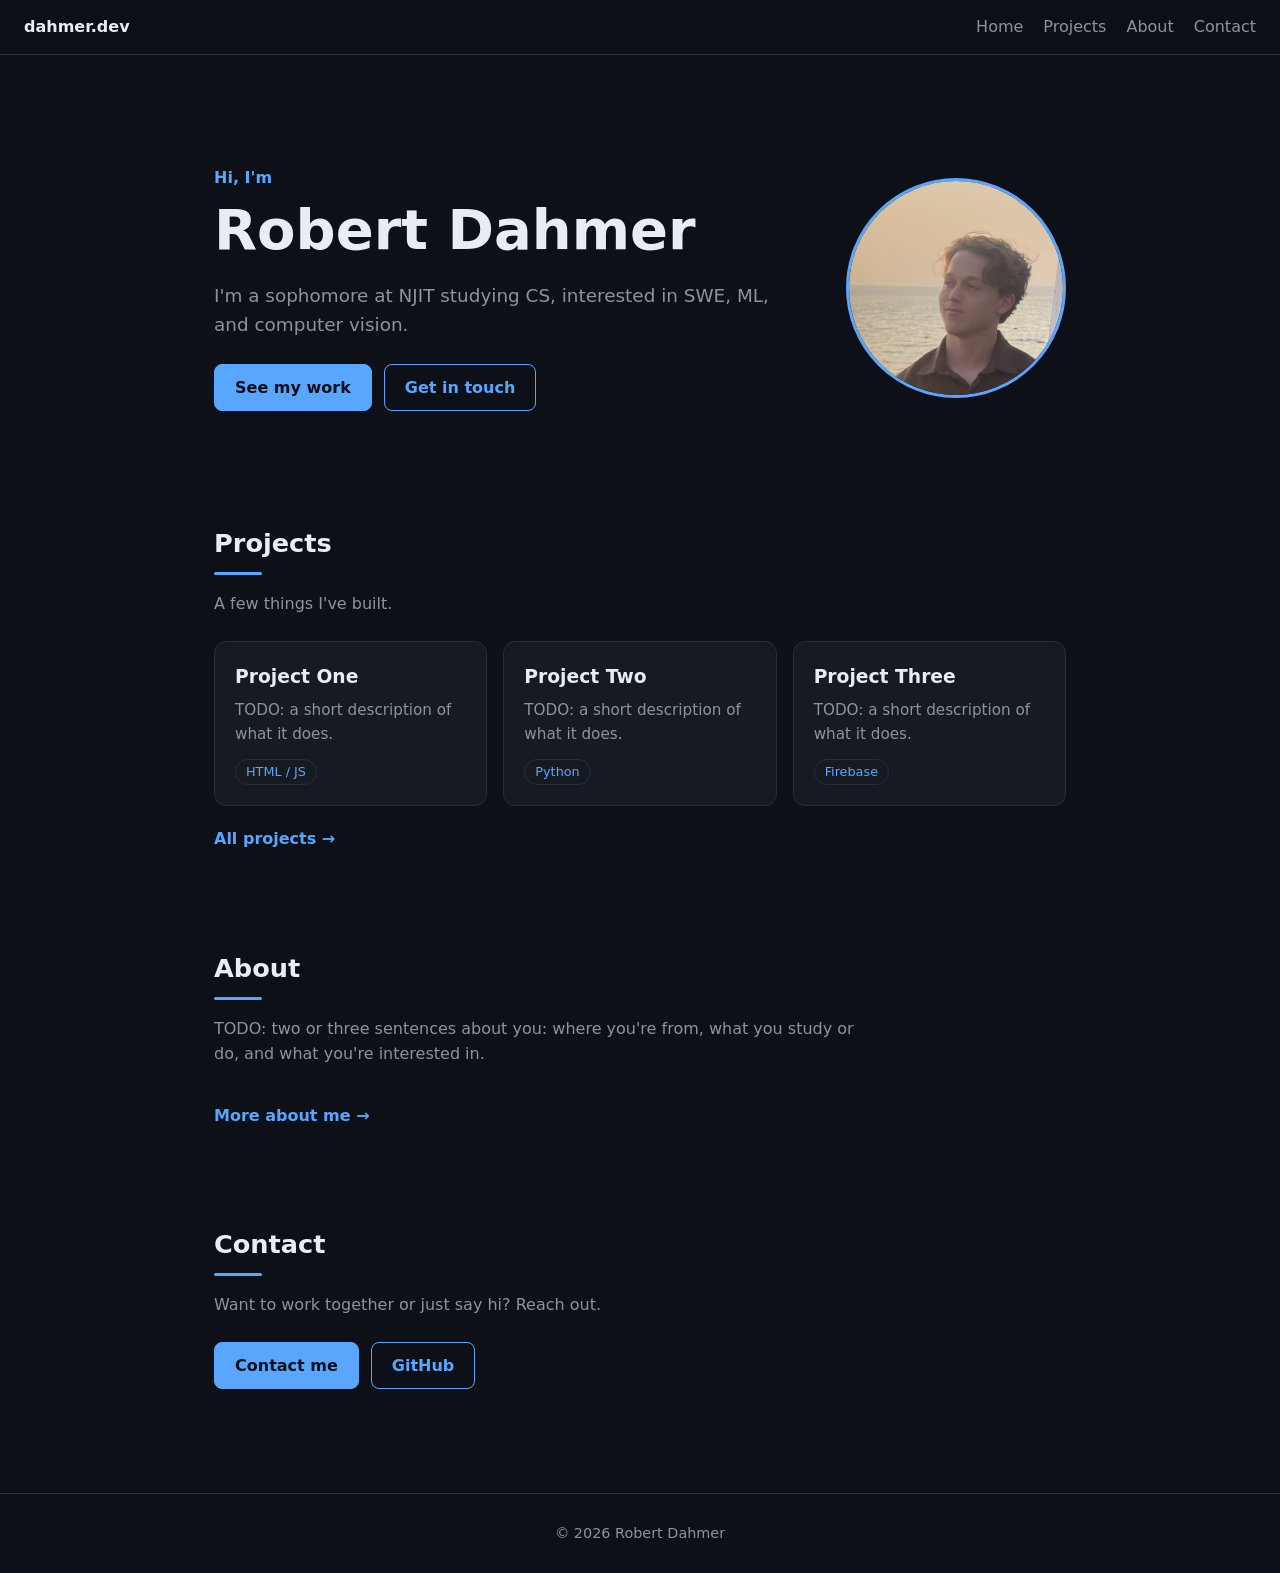
<file: index.html>
<!DOCTYPE html>
<html lang="en">
<head>
  <meta charset="UTF-8">
  <meta name="viewport" content="width=device-width, initial-scale=1">
  <title>Robert Dahmer</title>
  <meta name="description" content="Personal website of Robert Dahmer">
  <link rel="stylesheet" href="style.css">
</head>
<body>

  <nav>
    <a class="logo" href="#home">dahmer.dev</a>
    <ul>
      <li><a href="#home">Home</a></li>
      <li><a href="#projects">Projects</a></li>
      <li><a href="#about">About</a></li>
      <li><a href="#contact">Contact</a></li>
    </ul>
  </nav>

  <main>

    <!-- HOME -->
    <section id="home" class="hero">
      <div class="hero-text">
        <p class="hi">Hi, I'm</p>
        <h1>Robert Dahmer</h1>
        <p class="tagline">I'm a sophomore at NJIT studying CS, interested in SWE, ML, and computer vision.</p>
        <div class="buttons">
          <a class="btn primary" href="#projects">See my work</a>
          <a class="btn" href="#contact">Get in touch</a>
        </div>
      </div>
      <img class="portrait" src="images/me.jpeg" alt="Photo of Robert Dahmer">
    </section>

    <!-- PROJECTS (summary) -->
    <section id="projects">
      <h2>Projects</h2>
      <p>A few things I've built.</p>
      <div class="grid">
        <div class="card">
          <h3>Project One</h3>
          <p>TODO: a short description of what it does.</p>
          <span class="tag">HTML / JS</span>
        </div>
        <div class="card">
          <h3>Project Two</h3>
          <p>TODO: a short description of what it does.</p>
          <span class="tag">Python</span>
        </div>
        <div class="card">
          <h3>Project Three</h3>
          <p>TODO: a short description of what it does.</p>
          <span class="tag">Firebase</span>
        </div>
      </div>
      <a class="more" href="projects.html">All projects &rarr;</a>
    </section>

    <!-- ABOUT (summary) -->
    <section id="about">
      <h2>About</h2>
      <p>TODO: two or three sentences about you: where you're from, what you study or do, and what you're interested in.</p>
      <a class="more" href="about.html">More about me &rarr;</a>
    </section>

    <!-- CONTACT (summary) -->
    <section id="contact">
      <h2>Contact</h2>
      <p>Want to work together or just say hi? Reach out.</p>
      <div class="buttons">
        <a class="btn primary" href="contact.html">Contact me</a>
        <a class="btn" href="https://github.com/Dahmernator">GitHub</a>
      </div>
    </section>

  </main>

  <footer>&copy; 2026 Robert Dahmer</footer>

</body>
</html>
</file>
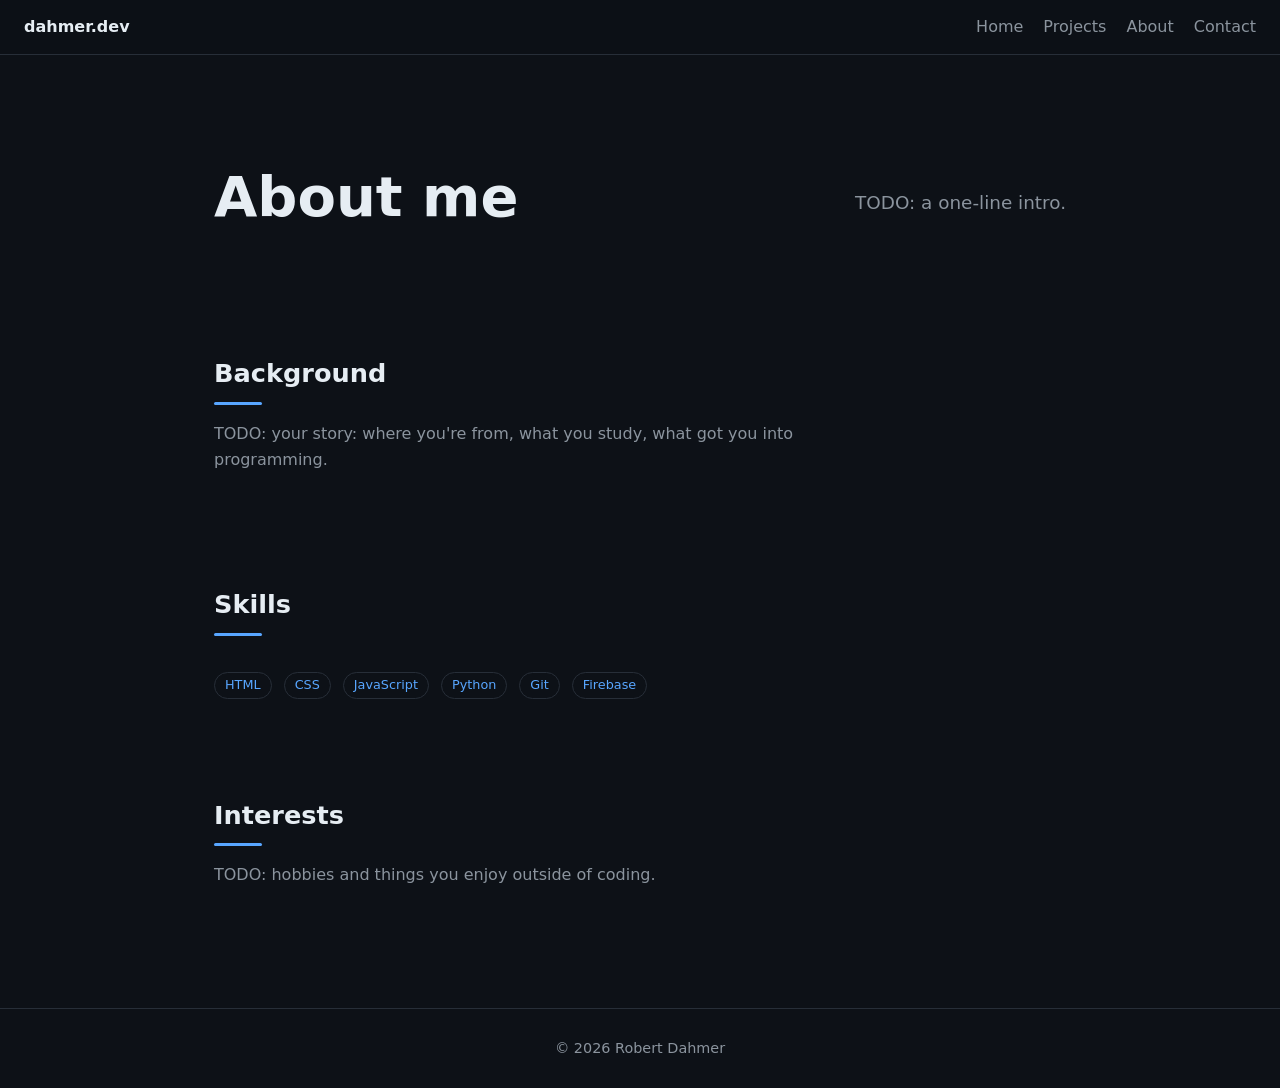
<file: about.html>
<!DOCTYPE html>
<html lang="en">
<head>
  <meta charset="UTF-8">
  <meta name="viewport" content="width=device-width, initial-scale=1">
  <title>About | Robert Dahmer</title>
  <link rel="stylesheet" href="style.css">
</head>
<body>

  <nav>
    <a class="logo" href="index.html">dahmer.dev</a>
    <ul>
      <li><a href="index.html#home">Home</a></li>
      <li><a href="projects.html">Projects</a></li>
      <li><a href="about.html">About</a></li>
      <li><a href="contact.html">Contact</a></li>
    </ul>
  </nav>

  <main>

    <section class="hero">
      <h1>About me</h1>
      <p class="tagline">TODO: a one-line intro.</p>
    </section>

    <section>
      <h2>Background</h2>
      <p>TODO: your story: where you're from, what you study, what got you into programming.</p>
    </section>

    <section>
      <h2>Skills</h2>
      <div class="buttons">
        <span class="tag">HTML</span>
        <span class="tag">CSS</span>
        <span class="tag">JavaScript</span>
        <span class="tag">Python</span>
        <span class="tag">Git</span>
        <span class="tag">Firebase</span>
      </div>
    </section>

    <section>
      <h2>Interests</h2>
      <p>TODO: hobbies and things you enjoy outside of coding.</p>
    </section>

  </main>

  <footer>&copy; 2026 Robert Dahmer</footer>

</body>
</html>
</file>
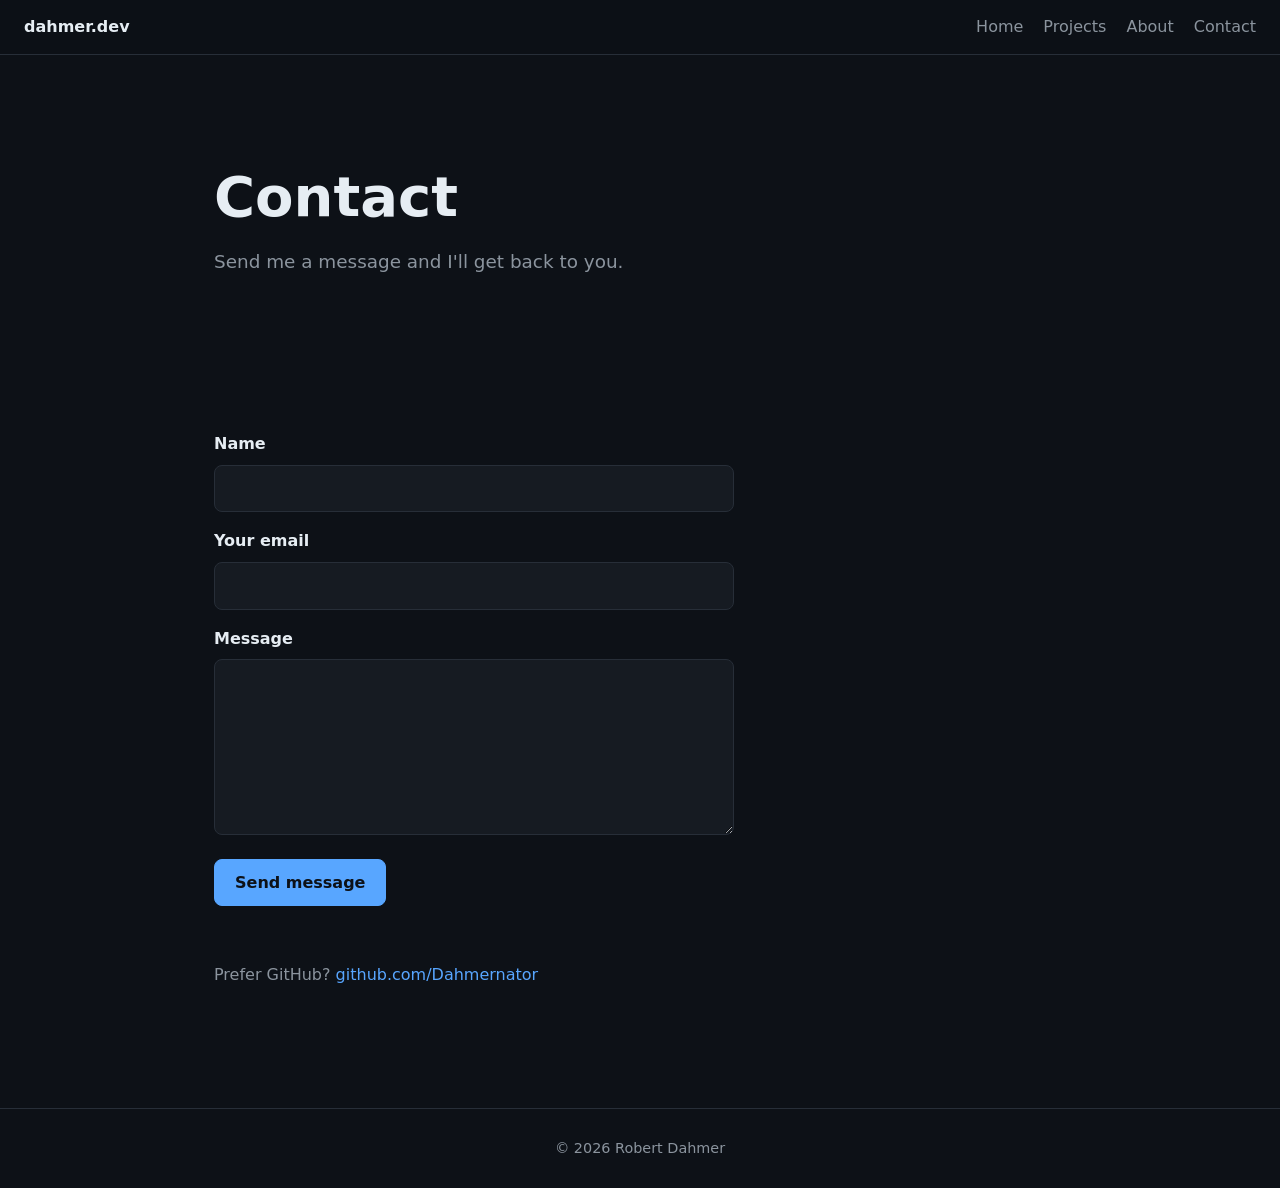
<file: contact.html>
<!DOCTYPE html>
<html lang="en">
<head>
  <meta charset="UTF-8">
  <meta name="viewport" content="width=device-width, initial-scale=1">
  <title>Contact | Robert Dahmer</title>
  <link rel="stylesheet" href="style.css">
</head>
<body>

  <nav>
    <a class="logo" href="index.html">dahmer.dev</a>
    <ul>
      <li><a href="index.html#home">Home</a></li>
      <li><a href="projects.html">Projects</a></li>
      <li><a href="about.html">About</a></li>
      <li><a href="contact.html">Contact</a></li>
    </ul>
  </nav>

  <main>

    <section class="hero">
      <div class="hero-text">
        <h1>Contact</h1>
        <p class="tagline">Send me a message and I'll get back to you.</p>
      </div>
    </section>

    <section>
      <form id="contact-form" class="form">
        <!-- Get a free access key at https://web3forms.com and paste it below -->
        <input type="hidden" name="access_key" value="f7e74358-6644-4cbc-9fe8-b3f789991345">
        <input type="hidden" name="subject" value="New message from dahmer.dev">
        <!-- Spam trap: real visitors never see or fill this in -->
        <input type="checkbox" name="botcheck" class="hp" tabindex="-1" autocomplete="off">

        <label for="name">Name</label>
        <input id="name" name="name" type="text" required>

        <label for="email">Your email</label>
        <input id="email" name="email" type="email" required>

        <label for="message">Message</label>
        <textarea id="message" name="message" rows="6" required></textarea>

        <button class="btn primary" type="submit">Send message</button>
        <p id="form-status" role="status"></p>
      </form>

      <p>Prefer GitHub? <a href="https://github.com/Dahmernator">github.com/Dahmernator</a></p>
    </section>

  </main>

  <footer>&copy; 2026 Robert Dahmer</footer>

  <script>
    const form = document.getElementById("contact-form");
    const status = document.getElementById("form-status");

    form.addEventListener("submit", async (e) => {
      e.preventDefault();

      if (form.access_key.value.startsWith("YOUR_ACCESS_KEY")) {
        status.textContent = "The form isn't set up yet (missing access key).";
        status.className = "error";
        return;
      }

      status.textContent = "Sending...";
      status.className = "";

      try {
        const res = await fetch("https://api.web3forms.com/submit", {
          method: "POST",
          headers: { "Accept": "application/json" },
          body: new FormData(form)
        });
        const data = await res.json();
        if (res.ok && data.success) {
          status.textContent = "Thanks! Your message was sent.";
          status.className = "ok";
          form.reset();
        } else {
          status.textContent = "Something went wrong. Please try again later.";
          status.className = "error";
        }
      } catch (err) {
        status.textContent = "Network error. Please try again later.";
        status.className = "error";
      }
    });
  </script>

</body>
</html>
</file>
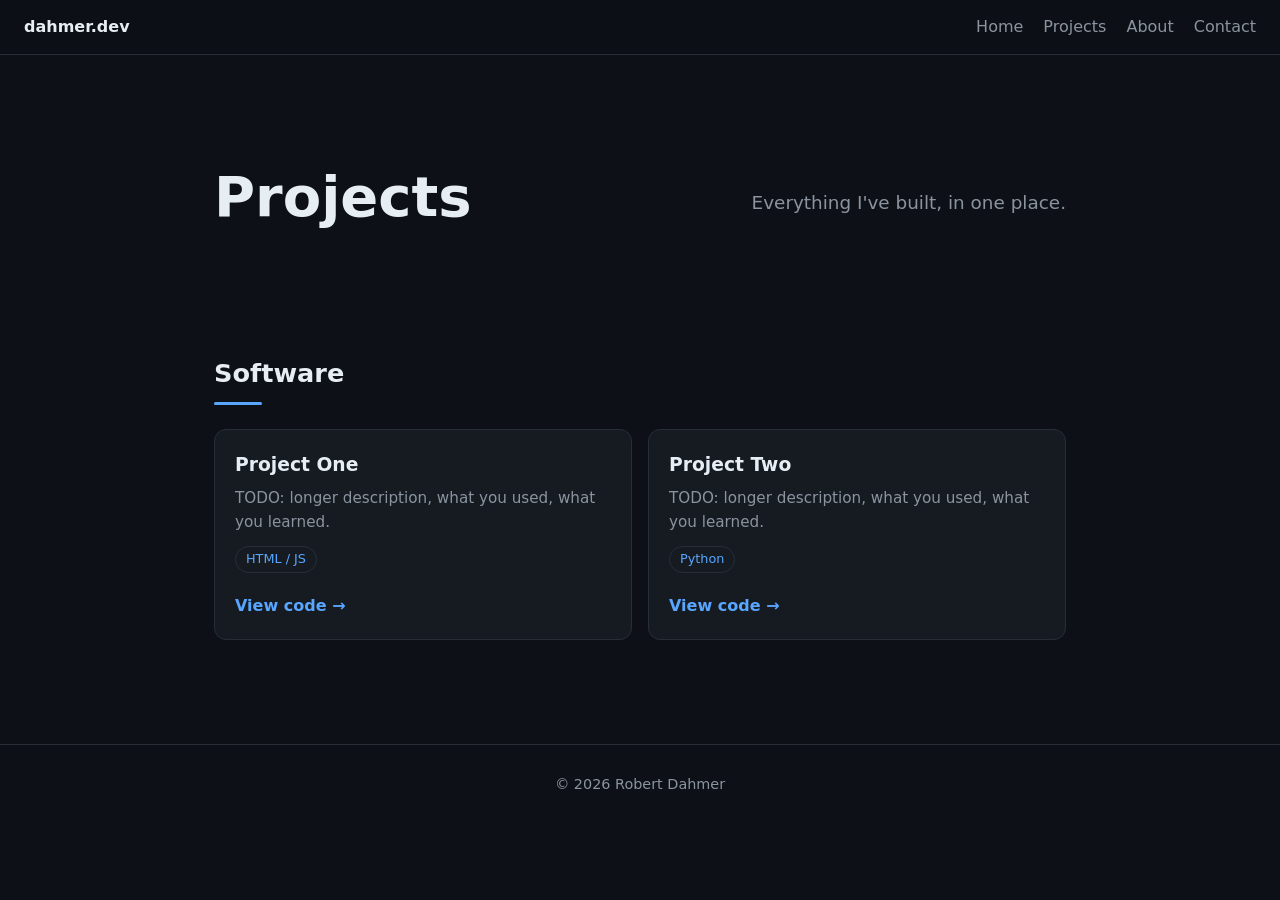
<file: projects.html>
<!DOCTYPE html>
<html lang="en">
<head>
  <meta charset="UTF-8">
  <meta name="viewport" content="width=device-width, initial-scale=1">
  <title>Projects | Robert Dahmer</title>
  <link rel="stylesheet" href="style.css">
</head>
<body>

  <nav>
    <a class="logo" href="index.html">dahmer.dev</a>
    <ul>
      <li><a href="index.html#home">Home</a></li>
      <li><a href="projects.html">Projects</a></li>
      <li><a href="about.html">About</a></li>
      <li><a href="contact.html">Contact</a></li>
    </ul>
  </nav>

  <main>

    <section class="hero">
      <h1>Projects</h1>
      <p class="tagline">Everything I've built, in one place.</p>
    </section>

    <section id="software">
      <h2>Software</h2>
      <div class="grid">
        <div class="card">
          <h3>Project One</h3>
          <p>TODO: longer description, what you used, what you learned.</p>
          <span class="tag">HTML / JS</span><br>
          <a class="more" href="https://github.com/Dahmernator">View code &rarr;</a>
        </div>
        <div class="card">
          <h3>Project Two</h3>
          <p>TODO: longer description, what you used, what you learned.</p>
          <span class="tag">Python</span><br>
          <a class="more" href="https://github.com/Dahmernator">View code &rarr;</a>
        </div>
      </div>
    </section>

  </main>

  <footer>&copy; 2026 Robert Dahmer</footer>

</body>
</html>
</file>
<file: style.css>
/* ---------- Colors: change these to restyle the whole site ---------- */
:root {
  --bg: #0d1117;
  --bg-card: #161b22;
  --border: #272e38;
  --text: #e6edf3;
  --muted: #8b949e;
  --accent: #58a6ff;
}

* { box-sizing: border-box; }

html { scroll-behavior: smooth; }

body {
  margin: 0;
  background: var(--bg);
  color: var(--text);
  font-family: system-ui, -apple-system, "Segoe UI", Roboto, sans-serif;
  line-height: 1.6;
}

a { color: var(--accent); text-decoration: none; }
a:hover { text-decoration: underline; }

/* ---------- Navigation ---------- */
nav {
  position: sticky;
  top: 0;
  z-index: 10;
  display: flex;
  justify-content: space-between;
  align-items: center;
  padding: 14px 24px;
  background: rgba(13, 17, 23, 0.9);
  backdrop-filter: blur(8px);
  border-bottom: 1px solid var(--border);
}
nav .logo { font-weight: 700; color: var(--text); }
nav ul { display: flex; gap: 20px; list-style: none; margin: 0; padding: 0; }
nav ul a { color: var(--muted); }
nav ul a:hover { color: var(--text); text-decoration: none; }

/* ---------- Layout ---------- */
main { max-width: 900px; margin: 0 auto; padding: 0 24px; }
section { padding: 72px 0 24px; scroll-margin-top: 40px; }
h1 { font-size: clamp(2.2rem, 6vw, 3.5rem); margin: 0 0 12px; line-height: 1.15; }
h2 { font-size: 1.6rem; margin: 0 0 8px; }
h2::after {
  content: "";
  display: block;
  width: 48px;
  height: 3px;
  margin-top: 8px;
  background: var(--accent);
  border-radius: 2px;
}
p { color: var(--muted); max-width: 65ch; }

/* ---------- Hero ---------- */
.hero { padding-top: 110px; padding-bottom: 40px; }
.hero .hi { color: var(--accent); font-weight: 600; margin: 0 0 8px; }
.hero .tagline { font-size: 1.15rem; }

/* Hero with photo: text on the left, portrait on the right */
.hero { display: flex; align-items: center; justify-content: space-between; gap: 40px; }
.portrait {
  width: 220px;
  height: 220px;
  object-fit: cover;      /* crops the photo to a square without stretching it */
  border-radius: 50%;
  border: 3px solid var(--accent);
  flex-shrink: 0;
}
@media (max-width: 700px) {
  .hero { flex-direction: column-reverse; align-items: flex-start; }
  .portrait { width: 160px; height: 160px; }
}

.buttons { display: flex; gap: 12px; flex-wrap: wrap; margin-top: 24px; }
.btn {
  display: inline-block;
  padding: 10px 20px;
  border-radius: 8px;
  border: 1px solid var(--accent);
  font-weight: 600;
}
.btn.primary { background: var(--accent); color: #0d1117; }
.btn:hover { text-decoration: none; opacity: 0.85; }

/* ---------- Cards ---------- */
.grid {
  display: grid;
  grid-template-columns: repeat(auto-fit, minmax(240px, 1fr));
  gap: 16px;
  margin-top: 24px;
}
.card {
  background: var(--bg-card);
  border: 1px solid var(--border);
  border-radius: 12px;
  padding: 20px;
  transition: transform 0.15s, border-color 0.15s;
}
.card:hover { transform: translateY(-3px); border-color: var(--accent); }
.card h3 { margin: 0 0 6px; }
.card p { margin: 0; font-size: 0.95rem; }
.tag {
  display: inline-block;
  margin-top: 12px;
  padding: 2px 10px;
  font-size: 0.8rem;
  color: var(--accent);
  border: 1px solid var(--border);
  border-radius: 999px;
}

.more { display: inline-block; margin-top: 20px; font-weight: 600; }

/* ---------- Contact form ---------- */
.form { display: flex; flex-direction: column; gap: 8px; max-width: 520px; margin-top: 16px; }
.form label { font-weight: 600; margin-top: 8px; }
.form input[type="text"],
.form input[type="email"],
.form textarea {
  width: 100%;
  padding: 10px 12px;
  background: var(--bg-card);
  color: var(--text);
  border: 1px solid var(--border);
  border-radius: 8px;
  font: inherit;
}
.form input:focus,
.form textarea:focus { outline: none; border-color: var(--accent); }
.form button { margin-top: 16px; align-self: flex-start; cursor: pointer; font: inherit; font-weight: 600; }
.form .hp { position: absolute; left: -9999px; }
#form-status { margin: 8px 0 0; min-height: 1.5em; }
#form-status.ok { color: #3fb950; }
#form-status.error { color: #f85149; }

/* ---------- Footer ---------- */
footer {
  margin-top: 80px;
  padding: 28px 24px;
  text-align: center;
  color: var(--muted);
  border-top: 1px solid var(--border);
  font-size: 0.9rem;
}

/* ---------- Small screens ---------- */
@media (max-width: 560px) {
  nav { flex-direction: column; gap: 8px; }
  nav ul { gap: 14px; }
}
</file>
